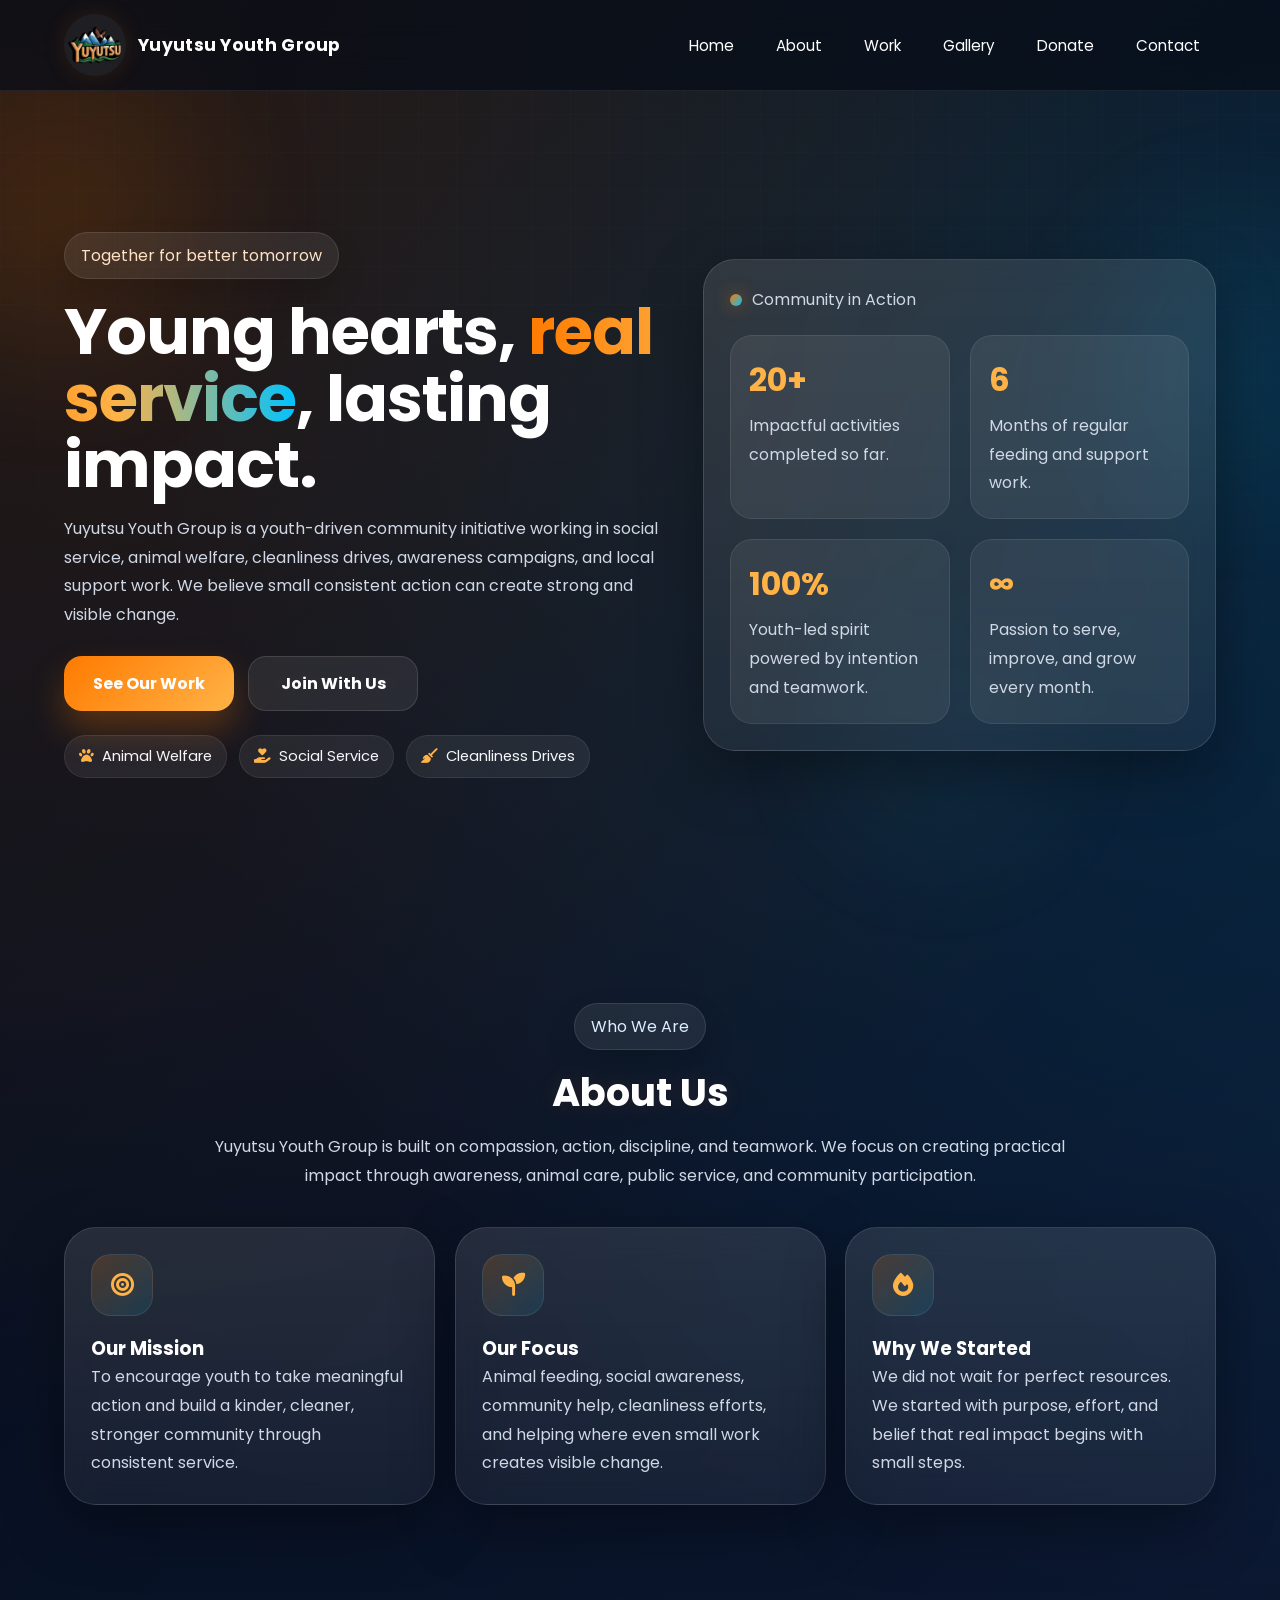
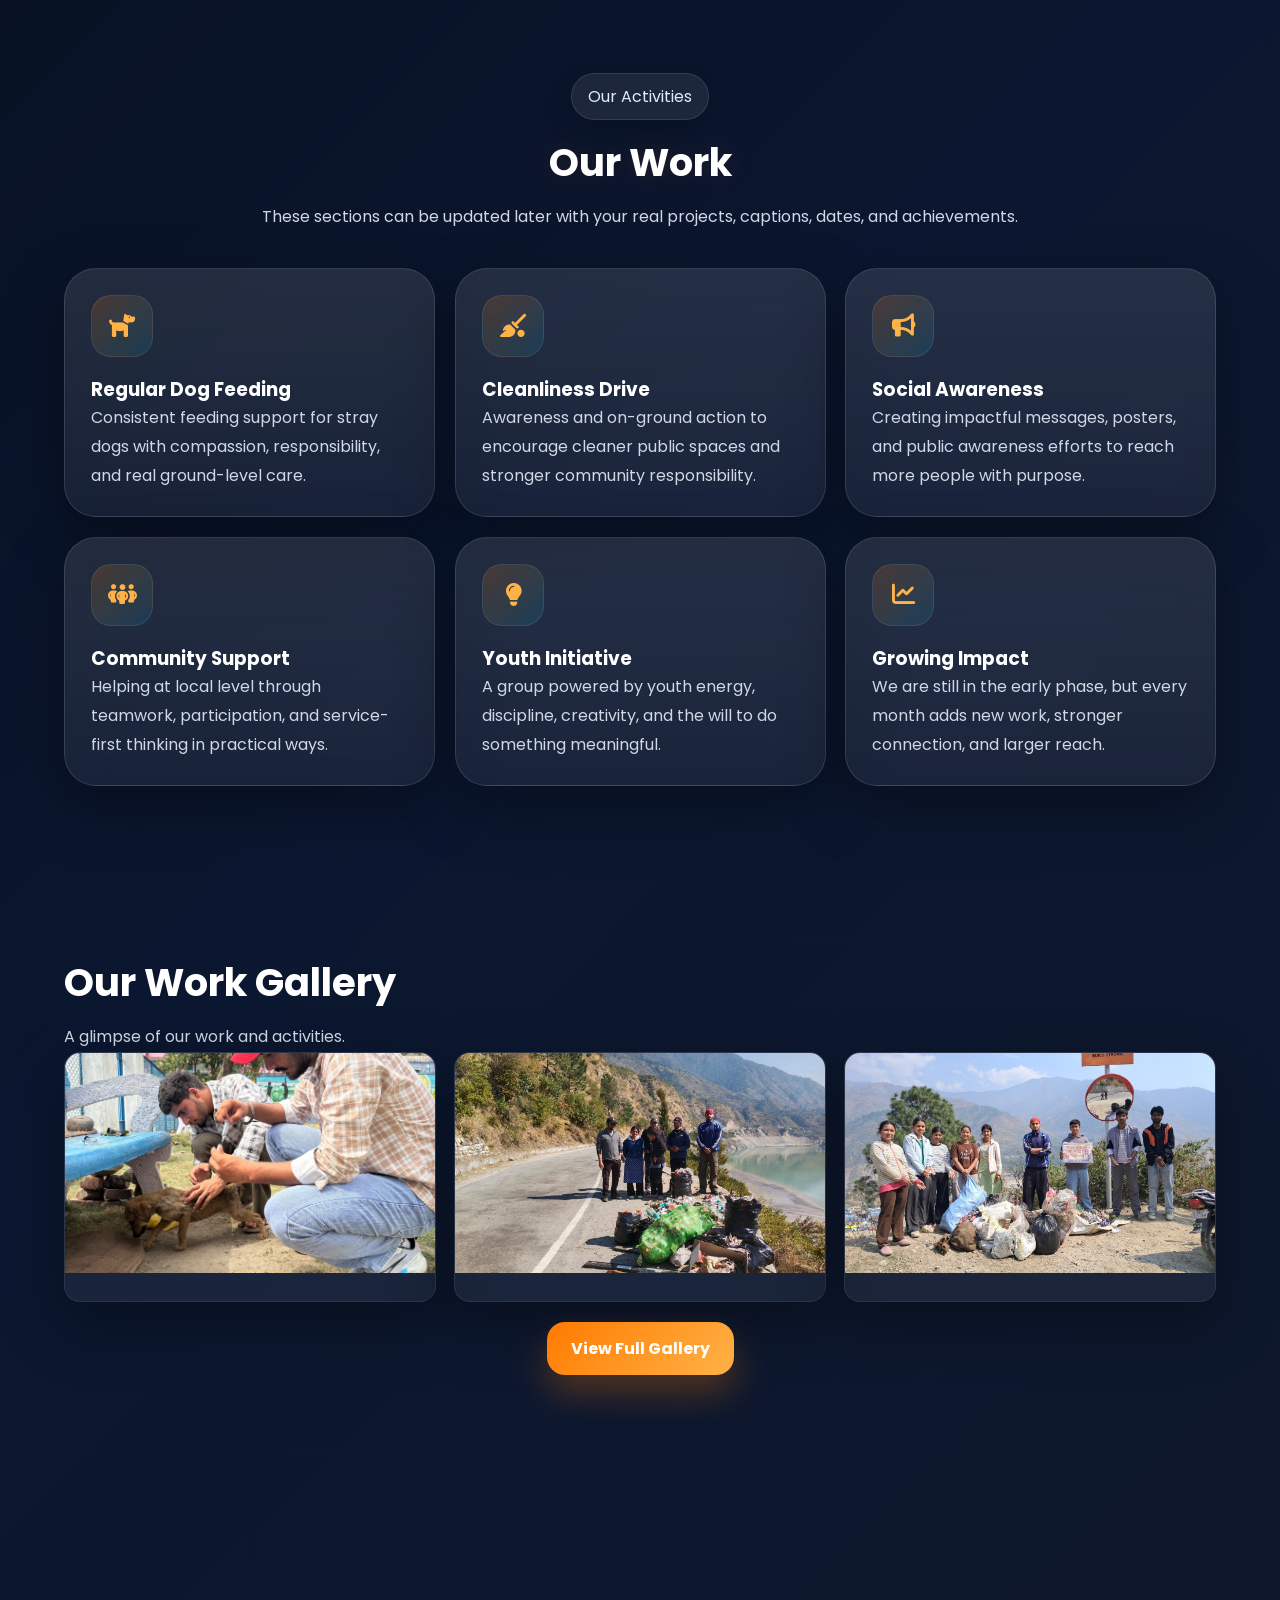
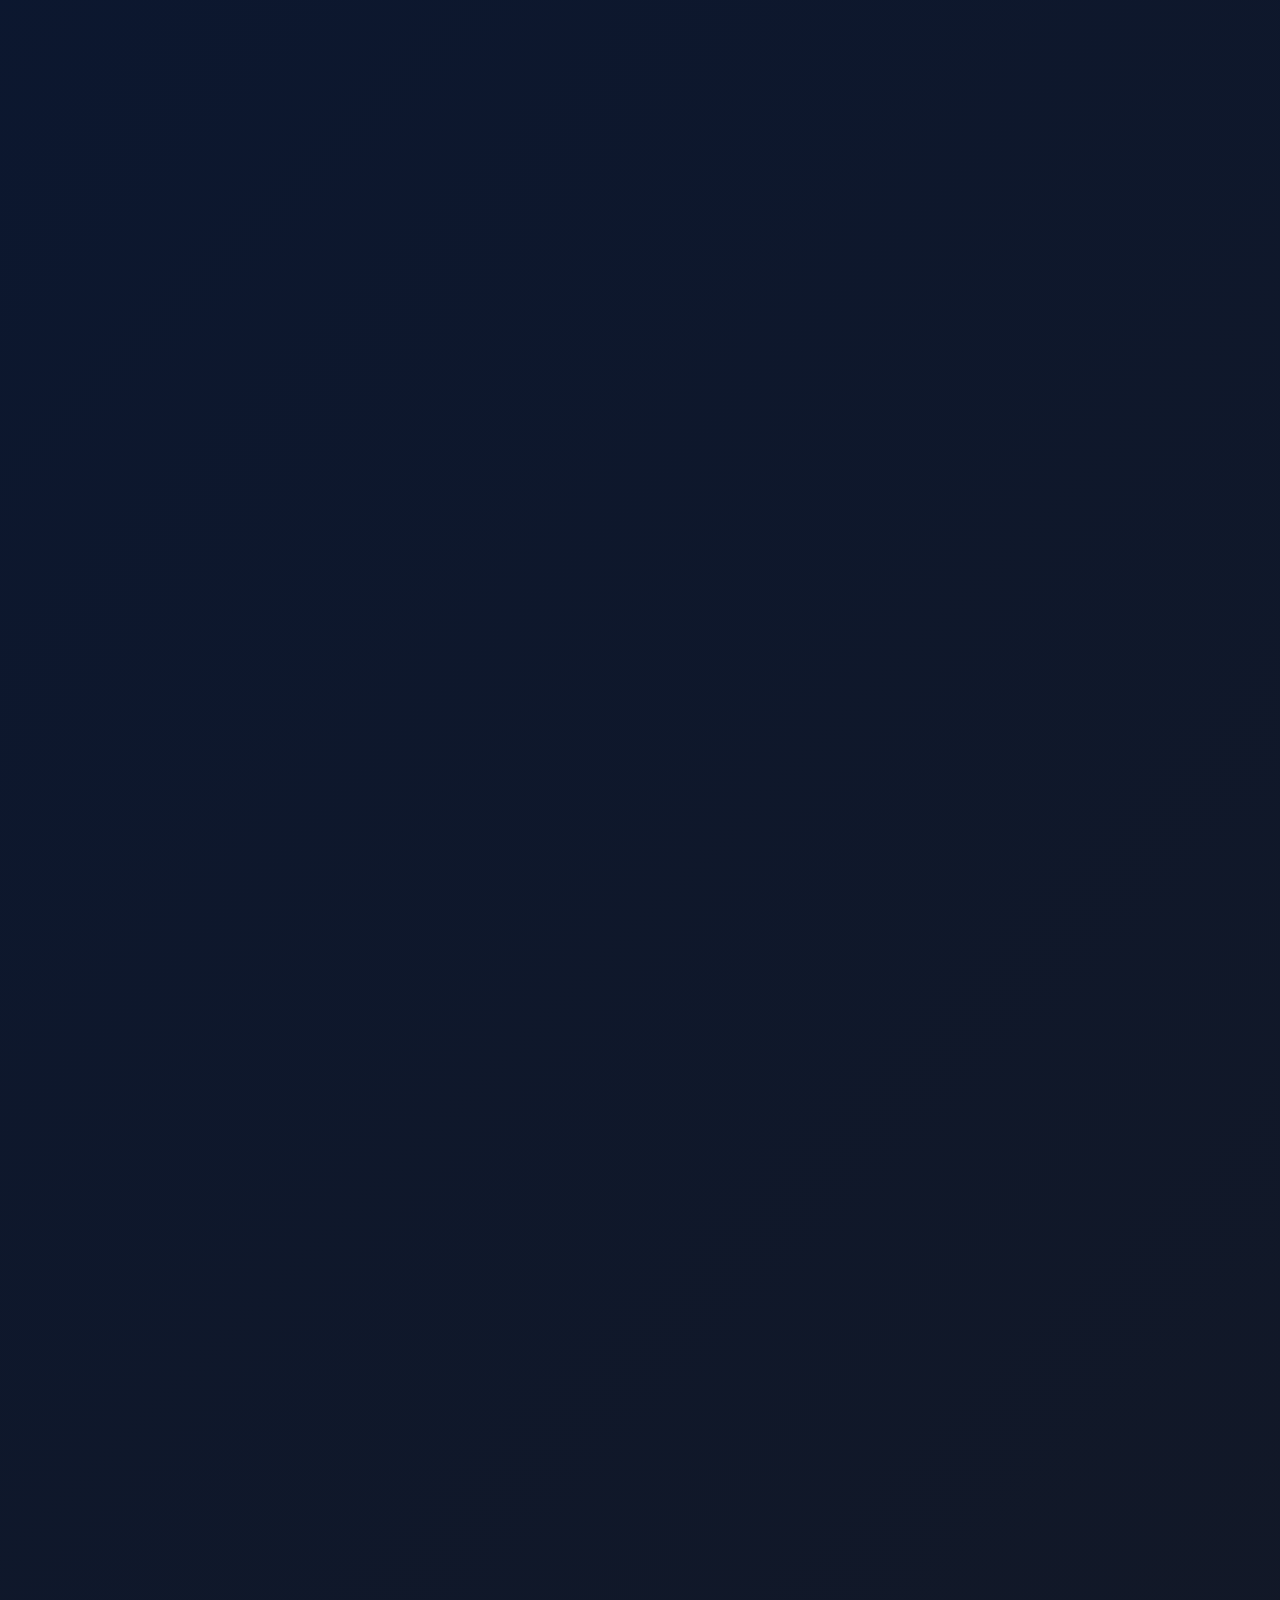
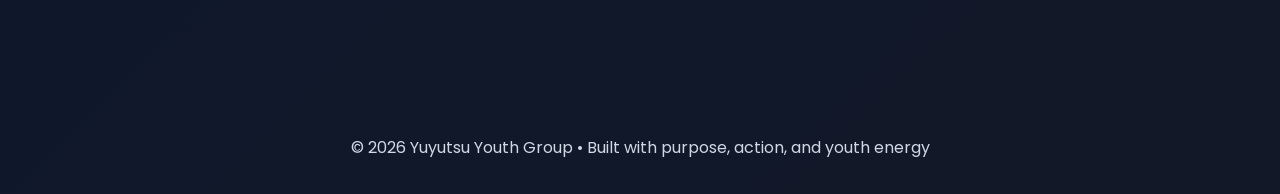
<file: index.html>
<!DOCTYPE html>
<html lang="en">
<head>
  <meta charset="UTF-8">
  <meta name="viewport" content="width=device-width, initial-scale=1.0">
  <title>Yuyutsu Youth Group</title>
  <link rel="preconnect" href="https://fonts.googleapis.com">
  <link rel="preconnect" href="https://fonts.gstatic.com" crossorigin>
  <link href="https://fonts.googleapis.com/css2?family=Poppins:wght@400;500;600;700;800&display=swap" rel="stylesheet">
  <link rel="stylesheet" href="style.css">
  <link rel="stylesheet" href="https://cdnjs.cloudflare.com/ajax/libs/font-awesome/6.5.0/css/all.min.css">
</head>
<body>
  <div class="scroll-progress"></div>

  <div class="loader">
    <div class="loader-ring"></div>
    <img src="images/logo.png" alt="Yuyutsu Logo" class="loader-logo">
  </div>

  <div class="bg-grid"></div>
  <div class="floating-orb orb1"></div>
  <div class="floating-orb orb2"></div>
  <div class="floating-orb orb3"></div>

  <header class="site-header">
    <nav class="navbar">
      <a href="#home" class="logo">
        <img src="images/logo.png" alt="Yuyutsu Youth Group logo">
        <span class="logo-text">Yuyutsu Youth Group</span>
      </a>

      <ul class="nav-links">
        <li><a href="#home">Home</a></li>
        <li><a href="#about">About</a></li>
        <li><a href="#work">Work</a></li>
        <li><a href="gallery.html">Gallery</a></li>
        <li><a href="#donate">Donate</a></li>
        <li><a href="#contact">Contact</a></li>
      </ul>

      <button class="menu-btn" aria-label="Open menu" aria-expanded="false" aria-controls="mobile-menu">
        <span></span>
        <span></span>
        <span></span>
      </button>
    </nav>

    <div class="mobile-menu" id="mobile-menu">
      <a href="#home">Home</a>
      <a href="#about">About</a>
      <a href="#work">Work</a>
      <a href="gallery.html">Gallery</a>
      <a href="#donate">Donate</a>
      <a href="#contact">Contact</a>
    </div>
  </header>

  <main>
    <section id="home" class="hero">
      <div class="hero-text reveal-first">
        <div class="tag">Together for better tomorrow</div>
        <h1>Young hearts, <span class="highlight">real service</span>, lasting impact.</h1>
        <p>
          Yuyutsu Youth Group is a youth-driven community initiative working in social service,
          animal welfare, cleanliness drives, awareness campaigns, and local support work.
          We believe small consistent action can create strong and visible change.
        </p>

        <div class="hero-buttons">
          <a href="#work" class="btn btn-primary magnetic">See Our Work</a>
          <a href="#contact" class="btn btn-secondary magnetic">Join With Us</a>
        </div>

        <div class="mini-points">
          <div class="mini-point"><i class="fa-solid fa-paw"></i><span>Animal Welfare</span></div>
          <div class="mini-point"><i class="fa-solid fa-hand-holding-heart"></i><span>Social Service</span></div>
          <div class="mini-point"><i class="fa-solid fa-broom"></i><span>Cleanliness Drives</span></div>
        </div>
      </div>

      <div class="hero-visual reveal-first delay-1">
        <div class="hero-card glass-card tilt-card">
          <div class="hero-card-top">
            <span class="pulse-dot"></span>
            <p>Community in Action</p>
          </div>

          <div class="stats">
            <div class="stat-box">
              <h3>20+</h3>
              <p>Impactful activities completed so far.</p>
            </div>
            <div class="stat-box">
              <h3>6</h3>
              <p>Months of regular feeding and support work.</p>
            </div>
            <div class="stat-box">
              <h3>100%</h3>
              <p>Youth-led spirit powered by intention and teamwork.</p>
            </div>
            <div class="stat-box">
              <h3>∞</h3>
              <p>Passion to serve, improve, and grow every month.</p>
            </div>
          </div>
        </div>
      </div>
    </section>

    <section id="about" class="section reveal">
      <div class="section-heading">
        <span class="section-badge">Who We Are</span>
        <h2 class="section-title glow-title">About Us</h2>
        <p class="section-subtitle">
          Yuyutsu Youth Group is built on compassion, action, discipline, and teamwork. We focus on creating practical impact through awareness, animal care, public service, and community participation.
        </p>
      </div>

      <div class="about-grid">
        <div class="card glass-card reveal tilt-card">
          <div class="icon-wrap"><i class="fa-solid fa-bullseye"></i></div>
          <h3>Our Mission</h3>
          <p>To encourage youth to take meaningful action and build a kinder, cleaner, stronger community through consistent service.</p>
        </div>
        <div class="card glass-card reveal tilt-card delay-1">
          <div class="icon-wrap"><i class="fa-solid fa-seedling"></i></div>
          <h3>Our Focus</h3>
          <p>Animal feeding, social awareness, community help, cleanliness efforts, and helping where even small work creates visible change.</p>
        </div>
        <div class="card glass-card reveal tilt-card delay-2">
          <div class="icon-wrap"><i class="fa-solid fa-fire"></i></div>
          <h3>Why We Started</h3>
          <p>We did not wait for perfect resources. We started with purpose, effort, and belief that real impact begins with small steps.</p>
        </div>
      </div>
    </section>

    <section id="work" class="section reveal">
      <div class="section-heading">
        <span class="section-badge">Our Activities</span>
        <h2 class="section-title glow-title">Our Work</h2>
        <p class="section-subtitle">These sections can be updated later with your real projects, captions, dates, and achievements.</p>
      </div>

      <div class="work-grid">
        <div class="card work-card glass-card reveal tilt-card">
          <div class="icon-wrap"><i class="fa-solid fa-dog"></i></div>
          <h3>Regular Dog Feeding</h3>
          <p>Consistent feeding support for stray dogs with compassion, responsibility, and real ground-level care.</p>
        </div>
        <div class="card work-card glass-card reveal tilt-card delay-1">
          <div class="icon-wrap"><i class="fa-solid fa-broom-ball"></i></div>
          <h3>Cleanliness Drive</h3>
          <p>Awareness and on-ground action to encourage cleaner public spaces and stronger community responsibility.</p>
        </div>
        <div class="card work-card glass-card reveal tilt-card delay-2">
          <div class="icon-wrap"><i class="fa-solid fa-bullhorn"></i></div>
          <h3>Social Awareness</h3>
          <p>Creating impactful messages, posters, and public awareness efforts to reach more people with purpose.</p>
        </div>
        <div class="card work-card glass-card reveal tilt-card">
          <div class="icon-wrap"><i class="fa-solid fa-people-group"></i></div>
          <h3>Community Support</h3>
          <p>Helping at local level through teamwork, participation, and service-first thinking in practical ways.</p>
        </div>
        <div class="card work-card glass-card reveal tilt-card delay-1">
          <div class="icon-wrap"><i class="fa-solid fa-lightbulb"></i></div>
          <h3>Youth Initiative</h3>
          <p>A group powered by youth energy, discipline, creativity, and the will to do something meaningful.</p>
        </div>
        <div class="card work-card glass-card reveal tilt-card delay-2">
          <div class="icon-wrap"><i class="fa-solid fa-chart-line"></i></div>
          <h3>Growing Impact</h3>
          <p>We are still in the early phase, but every month adds new work, stronger connection, and larger reach.</p>
        </div>
      </div>
    </section>

<!--onclick="openGalleryImage(this.src)"  is used to open image on clicking -->
     
<section id="gallery-preview" class="section reveal">
  <h2 class="section-title">Our Work Gallery</h2>
  <p class="section-subtitle">
    A glimpse of our work and activities.
  </p>

  <div class="gallery-grid">
    <div class="gallery-item">
      <img src="images/animalcare.jpeg">
    </div>
    <div class="gallery-item">
      <img src="images/drive.jpeg">
    </div>
    <div class="gallery-item">
      <img src="images/teameffort.jpeg">
    </div>
  </div>

  <div style="text-align:center; margin-top:20px;">
    <a href="gallery.html" class="btn btn-primary">View Full Gallery</a>
  </div>
</section>

    <section id="donate" class="section reveal">
      <div class="card donation-card glass-card tilt-card">
        <div>
          <span class="section-badge">Support Our Mission</span>
          <h3 class="donation-title">Help us continue meaningful work</h3>
          <p>
            Your support helps us continue dog feeding, awareness campaigns, banners, activity materials, and future social efforts.
          </p>
          <div class="upi-box glow-box">
            <p><strong>UPI ID:</strong> banshikarawat6@okaxis</p>
            <p><strong>Receiver:</strong> Banshika Rawat</p>
  <p><strong></strong>(On behalf of Yuyutsu Youth Group)</p>


           
          </div>
          <a id="donateBtn" class="btn btn-primary magnetic" href="upi://pay?pa=priyanshbhatt1428@oksbi&pn=Priyansh%20Bhatt&am=20&cu=INR">Donate via Google Pay / UPI</a>
        </div>
        <p class="donation-note">
  *All donations are used for social work like animal feeding, cleanliness drives, and awareness campaigns.<br>
  *For laptop users, please scan the QR code or use the UPI ID.
</p>

        <div class="qr-wrap">
          <div class="qr-frame glow-box">
            <img src="images/qr.jpeg" alt="Donation QR Code" class="qr-image">
          </div>
        </div>
      </div>
    </section>

    <section id="contact" class="section reveal">
      <div class="section-heading">
        <span class="section-badge">Stay Connected</span>
        <h2 class="section-title glow-title">Connect With Us</h2>
        <p class="section-subtitle">Join the movement, support our mission, and stay updated through our social platforms.</p>
      </div>

      <div class="contact-grid">
        <div class="card contact-card glass-card reveal tilt-card">
          <h3>Connect With Us On</h3>
          <div class="social-icons app-style-icons">
            <a href="https://whatsapp.com/channel/0029VbCXh9UC1FuFNYXOGD03" aria-label="WhatsApp" class="magnetic"><i class="fa-brands fa-whatsapp" target="_blank" rel="noopener noreferrer"></i></a>
            <a href="https://youtube.com/@yuyutsu_07?si=pvJUm0rmdJOFbey3" aria-label="YouTube" class="magnetic"><i class="fa-brands fa-youtube"target="_blank" rel="noopener noreferrer"></i></a>
            <a href="https://www.instagram.com/yuyutsu07?igsh=NWJndWhyOWI0emZ1" aria-label="Instagram" class="magnetic"><i class="fa-brands fa-instagram"target="_blank" rel="noopener noreferrer"></i></a>
            <a href="mailto:yuyutsu020226@gmail.com" aria-label="Email" class="magnetic"><i class="fa-solid fa-envelope"></i></a>
          </div>

          <div class="contact-numbers">
            <a href="tel:+917505464265" class="phone-item magnetic">
              <i class="fa-solid fa-phone-volume"></i>
              <span>+91 7505464265</span>
            </a>
            <a href="tel:+918533843099" class="phone-item magnetic">
              <i class="fa-solid fa-phone-volume"></i>
              <span>+91 8533843099</span>
            </a>
          </div>
        </div>

        <div class="card glass-card reveal tilt-card delay-1">
          <h3>Join Our Mission</h3>
          <p>Want to volunteer, support animal feeding, join awareness drives, or become part of future activities? Reach out and grow with Yuyutsu Youth Group.</p>
          <div class="join-points">
            <div><i class="fa-solid fa-check"></i><span>Volunteer in events</span></div>
            <div><i class="fa-solid fa-check"></i><span>Support campaigns</span></div>
            <div><i class="fa-solid fa-check"></i><span>Share our work</span></div>
          </div>
        </div>
      </div>
    </section>
  </main>

  <footer class="footer">
    <p>© 2026 Yuyutsu Youth Group • Built with purpose, action, and youth energy</p>
  </footer>

  <script src="script.js"></script>
</body>
</html>
</file>
<file: style.css>
:root {
  --bg-1: #050b16;
  --bg-2: #0b1730;
  --bg-3: #121827;
  --white: #ffffff;
  --text-soft: #d0d8e6;
  --border: rgba(255, 255, 255, 0.12);
  --border-strong: rgba(255, 255, 255, 0.18);
  --glass: rgba(255, 255, 255, 0.08);
  --glass-strong: rgba(255, 255, 255, 0.12);
  --orange: #ff7a00;
  --orange-soft: #ffb347;
  --blue: #00c2ff;
  --blue-soft: #76ddff;
  --shadow-dark: 0 22px 60px rgba(0, 0, 0, 0.35);
  --shadow-glow: 0 0 40px rgba(255, 122, 0, 0.14);
  --radius-xl: 32px;
  --radius-lg: 24px;
  --radius-md: 18px;
  --max-width: 1200px;
}

* {
  margin: 0;
  padding: 0;
  box-sizing: border-box;
}

html {
  scroll-behavior: smooth;
}

body {
  font-family: "Poppins", sans-serif;
  color: var(--white);
  background:
    radial-gradient(circle at top left, rgba(255, 122, 0, 0.15), transparent 28%),
    radial-gradient(circle at 100% 10%, rgba(0, 194, 255, 0.12), transparent 24%),
    linear-gradient(135deg, var(--bg-1), var(--bg-2) 45%, var(--bg-3));
  overflow-x: hidden;
  min-height: 100vh;
}

.bg-grid {
  position: fixed;
  inset: 0;
  background:
    linear-gradient(rgba(255,255,255,0.03) 1px, transparent 1px),
    linear-gradient(90deg, rgba(255,255,255,0.03) 1px, transparent 1px);
  background-size: 38px 38px;
  mask-image: linear-gradient(to bottom, rgba(0,0,0,0.5), transparent 90%);
  pointer-events: none;
  z-index: -5;
}

.scroll-progress {
  position: fixed;
  left: 0;
  top: 0;
  height: 4px;
  width: 0%;
  background: linear-gradient(90deg, var(--orange), var(--orange-soft), var(--blue));
  box-shadow: 0 0 18px rgba(255, 122, 0, 0.45);
  z-index: 5000;
}

.loader {
  position: fixed;
  inset: 0;
  display: flex;
  align-items: center;
  justify-content: center;
  background:
    radial-gradient(circle, rgba(255, 122, 0, 0.14), transparent 26%),
    linear-gradient(135deg, #040913, #091426 48%, #08111f);
  z-index: 6000;
  transition: opacity 0.8s ease, visibility 0.8s ease;
}

.loader.hidden {
  opacity: 0;
  visibility: hidden;
  pointer-events: none;
}

.loader-ring {
  position: absolute;
  width: min(360px, 72vw);
  height: min(360px, 72vw);
  border-radius: 50%;
  border: 1px solid rgba(255,255,255,0.08);
  box-shadow: 0 0 50px rgba(255, 122, 0, 0.08), inset 0 0 40px rgba(0, 194, 255, 0.08);
  animation: spin 8s linear infinite;
}

.loader-logo {
  width: min(220px, 48vw);
  filter: drop-shadow(0 0 30px rgba(255, 140, 0, 0.35));
  animation: loaderPulse 1.9s ease-in-out infinite alternate;
}

.floating-orb {
  position: fixed;
  border-radius: 50%;
  filter: blur(75px);
  opacity: 0.3;
  z-index: -4;
  animation: drift 14s ease-in-out infinite alternate;
}

.orb1 {
  width: 280px;
  height: 280px;
  top: 8%;
  left: -80px;
  background: rgba(255, 122, 0, 0.42);
}

.orb2 {
  width: 250px;
  height: 250px;
  right: -80px;
  top: 25%;
  background: rgba(0, 194, 255, 0.3);
  animation-delay: 2s;
}

.orb3 {
  width: 220px;
  height: 220px;
  right: 18%;
  bottom: 5%;
  background: rgba(118, 221, 255, 0.18);
  animation-delay: 4s;
}

.site-header {
  position: sticky;
  top: 0;
  z-index: 1200;
  background: rgba(6, 12, 24, 0.62);
  backdrop-filter: blur(18px);
  border-bottom: 1px solid rgba(255,255,255,0.08);
}

.navbar {
  max-width: var(--max-width);
  margin: 0 auto;
  padding: 14px 24px;
  display: flex;
  align-items: center;
  justify-content: space-between;
  gap: 18px;
}

.logo {
  display: flex;
  align-items: center;
  gap: 12px;
  text-decoration: none;
  color: var(--white);
}

.logo img {
  width: 62px;
  height: 62px;
  object-fit: contain;
  border-radius: 50%;
  padding: 4px;
  background: rgba(255,255,255,0.06);
  box-shadow: 0 0 25px rgba(255, 122, 0, 0.12);
  transition: transform 0.35s ease, box-shadow 0.35s ease;
}

.logo:hover img {
  transform: scale(1.08) rotate(3deg);
  box-shadow: 0 0 28px rgba(255, 122, 0, 0.2);
}

.logo-text {
  font-size: 1.08rem;
  font-weight: 700;
  letter-spacing: 0.3px;
}

.nav-links {
  list-style: none;
  display: flex;
  align-items: center;
  gap: 10px;
}

.nav-links a {
  color: var(--white);
  text-decoration: none;
  font-size: 0.95rem;
  padding: 10px 16px;
  border-radius: 999px;
  transition: 0.3s ease;
}

.nav-links a:hover {
  background: rgba(255,255,255,0.08);
  transform: translateY(-2px);
  color: #fff;
}

.menu-btn {
  display: none;
  width: 48px;
  height: 48px;
  border-radius: 16px;
  border: 1px solid rgba(255,255,255,0.12);
  background: rgba(255,255,255,0.07);
  cursor: pointer;
  align-items: center;
  justify-content: center;
  flex-direction: column;
  gap: 5px;
  transition: 0.3s ease;
}

.menu-btn:hover {
  background: rgba(255,255,255,0.12);
}

.menu-btn span {
  width: 22px;
  height: 2.5px;
  border-radius: 999px;
  background: white;
  transition: 0.3s ease;
}

.menu-btn.active span:nth-child(1) {
  transform: translateY(7px) rotate(45deg);
}

.menu-btn.active span:nth-child(2) {
  opacity: 0;
}

.menu-btn.active span:nth-child(3) {
  transform: translateY(-8px) rotate(-45deg);
}

.mobile-menu {
  display: none;
  max-width: var(--max-width);
  margin: 0 auto;
  padding: 0 18px 18px;
}

.mobile-menu.active {
  display: block;
  animation: popDown 0.35s ease;
}

.mobile-menu a {
  display: block;
  text-decoration: none;
  color: white;
  margin-top: 10px;
  padding: 14px 16px;
  border-radius: 16px;
  background: rgba(255,255,255,0.08);
  border: 1px solid rgba(255,255,255,0.08);
  transition: 0.3s ease;
}

.mobile-menu a:hover {
  transform: translateX(4px);
  background: rgba(255,255,255,0.12);
}

.hero,
.section {
  max-width: var(--max-width);
  margin: 0 auto;
  padding: 84px 24px;
}

.hero {
  min-height: 92vh;
  display: grid;
  grid-template-columns: 1.08fr 0.92fr;
  gap: 36px;
  align-items: center;
}

.tag,
.section-badge {
  display: inline-flex;
  align-items: center;
  gap: 8px;
  padding: 10px 16px;
  border-radius: 999px;
  background: rgba(255,255,255,0.08);
  border: 1px solid rgba(255,255,255,0.1);
  box-shadow: 0 14px 30px rgba(0,0,0,0.16);
}

.tag {
  color: #ffe2c6;
  margin-bottom: 20px;
}

.section-badge {
  color: #dcedff;
  margin-bottom: 14px;
}

.hero h1 {
  font-size: clamp(2.7rem, 5vw, 5rem);
  line-height: 1.04;
  letter-spacing: -1px;
  margin-bottom: 16px;
}

.highlight {
  background: linear-gradient(90deg, var(--orange), var(--orange-soft), var(--blue));
  -webkit-background-clip: text;
  -webkit-text-fill-color: transparent;
}

.hero p,
.section-subtitle,
.card p,
.phone-item span,
.join-points span {
  color: var(--text-soft);
  line-height: 1.8;
}

.hero-buttons {
  display: flex;
  gap: 14px;
  flex-wrap: wrap;
  margin-top: 26px;
}

.btn {
  position: relative;
  overflow: hidden;
  text-decoration: none;
  color: #fff;
  padding: 14px 24px;
  border-radius: 18px;
  min-width: 170px;
  display: inline-flex;
  align-items: center;
  justify-content: center;
  font-weight: 700;
  transition: transform 0.35s ease, box-shadow 0.35s ease, background 0.35s ease;
}


.btn-primary {
  background: linear-gradient(135deg, var(--orange), var(--orange-soft));
  box-shadow: 0 18px 35px rgba(255, 122, 0, 0.28);
}

.btn-primary:hover {
  transform: translateY(-4px);
  box-shadow: 0 22px 45px rgba(255, 122, 0, 0.34);
}

.btn-secondary {
  background: rgba(255,255,255,0.08);
  border: 1px solid rgba(255,255,255,0.12);
  backdrop-filter: blur(10px);
}

.btn-secondary:hover {
  transform: translateY(-4px);
  background: rgba(255,255,255,0.12);
}

.mini-points {
  display: flex;
  flex-wrap: wrap;
  gap: 12px;
  margin-top: 24px;
}

.mini-point {
  display: inline-flex;
  align-items: center;
  gap: 8px;
  padding: 10px 14px;
  border-radius: 999px;
  background: rgba(255,255,255,0.07);
  border: 1px solid rgba(255,255,255,0.08);
  color: #f6f7fb;
  font-size: 0.92rem;
}

.mini-point i,
.icon-wrap i,
.join-points i {
  color: var(--orange-soft);
}

.hero-visual {
  perspective: 1000px;
}

.glass-card,
.card {
  position: relative;
  overflow: hidden;
  background: linear-gradient(180deg, rgba(255,255,255,0.11), rgba(255,255,255,0.06));
  border: 1px solid var(--border);
  backdrop-filter: blur(16px);
  box-shadow: var(--shadow-dark);
  border-radius: var(--radius-xl);
}

.glass-card::before,
.card::before {
  content: "";
  position: absolute;
  inset: 0;
  background: linear-gradient(135deg, rgba(255,255,255,0.12), transparent 32%, transparent 68%, rgba(255,255,255,0.05));
  opacity: 0;
  transition: opacity 0.4s ease;
  pointer-events: none;
}

.glass-card:hover::before,
.card:hover::before {
  opacity: 1;
}

.card,
.hero-card {
  padding: 26px;
  transition: transform 0.4s ease, box-shadow 0.4s ease, border-color 0.4s ease;
}

.card:hover,
.hero-card:hover {
  border-color: var(--border-strong);
  box-shadow: var(--shadow-dark), var(--shadow-glow);
}

.hero-card-top {
  display: flex;
  align-items: center;
  gap: 10px;
  margin-bottom: 20px;
  color: #dbeeff;
}

.pulse-dot {
  width: 12px;
  height: 12px;
  border-radius: 50%;
  background: linear-gradient(135deg, var(--orange), var(--blue));
  box-shadow: 0 0 18px rgba(255, 122, 0, 0.48);
  animation: pulse 1.8s ease-in-out infinite;
}

.stats,
.about-grid,
.work-grid,
.gallery-grid,
.contact-grid {
  display: grid;
  gap: 20px;
}

.stats {
  grid-template-columns: repeat(2, 1fr);
}

.about-grid,
.work-grid {
  grid-template-columns: repeat(3, 1fr);
}

.contact-grid {
  grid-template-columns: repeat(2, 1fr);
}

.stat-box {
  padding: 20px 18px;
  border-radius: 22px;
  background: rgba(255,255,255,0.07);
  border: 1px solid rgba(255,255,255,0.08);
  transition: transform 0.35s ease, background 0.35s ease;
}

.stat-box:hover {
  transform: translateY(-6px) scale(1.02);
  background: rgba(255,255,255,0.1);
}

.stat-box h3 {
  font-size: 2rem;
  color: var(--orange-soft);
  margin-bottom: 8px;
}

.section-heading {
  text-align: center;
  max-width: 850px;
  margin: 0 auto 36px;
}

.section-title {
  font-size: clamp(2rem, 3vw, 3.2rem);
  margin-bottom: 12px;
}

.glow-title {
  text-shadow: 0 0 22px rgba(255, 122, 0, 0.12);
}

.icon-wrap {
  width: 62px;
  height: 62px;
  border-radius: 20px;
  display: flex;
  align-items: center;
  justify-content: center;
  background: linear-gradient(135deg, rgba(255, 122, 0, 0.18), rgba(0, 194, 255, 0.12));
  border: 1px solid rgba(255,255,255,0.08);
  margin-bottom: 18px;
  font-size: 1.45rem;
}

.work-card:hover {
  transform: translateY(-10px) rotate(-1deg);
}

.gallery-grid {
  grid-template-columns: repeat(4, 1fr);
}

.gallery-item {
  position: relative;
  overflow: hidden;
  min-height: 250px;
  border-radius: 24px;
  background: rgba(255,255,255,0.06);
  border: 1px solid rgba(255,255,255,0.08);
  box-shadow: var(--shadow-dark);
  transition: transform 0.4s ease, box-shadow 0.4s ease;
}

.gallery-item img {
  width: 100%;
  height: 250px;
  object-fit: cover;
  display: block;
  transition: transform 0.55s ease, filter 0.4s ease;
}

.gallery-overlay {
  position: absolute;
  left: 14px;
  right: 14px;
  bottom: 14px;
  padding: 12px 14px;
  border-radius: 16px;
  background: rgba(8, 12, 24, 0.62);
  backdrop-filter: blur(10px);
  border: 1px solid rgba(255,255,255,0.08);
  transform: translateY(14px);
  opacity: 0;
  transition: 0.35s ease;
}

.gallery-overlay span {
  font-weight: 600;
}

.gallery-item:hover {
  transform: translateY(-8px);
  box-shadow: var(--shadow-dark), var(--shadow-glow);
}

.gallery-item:hover img {
  transform: scale(1.1);
  filter: brightness(1.08);
}

.gallery-item:hover .gallery-overlay {
  transform: translateY(0);
  opacity: 1;
}

.donation-card {
  display: grid;
  grid-template-columns: 1.05fr 0.95fr;
  gap: 28px;
  align-items: center;
}

.donation-title {
  font-size: 2rem;
  margin: 14px 0 12px;
}

.upi-box,
.glow-box {
  background: rgba(255,255,255,0.07);
  border: 1px solid rgba(255,255,255,0.09);
  box-shadow: 0 16px 36px rgba(0,0,0,0.22), 0 0 28px rgba(0, 194, 255, 0.06);
}

.upi-box {
  padding: 18px;
  border-radius: 20px;
  margin: 18px 0 22px;
}

.qr-wrap {
  display: flex;
  align-items: center;
  justify-content: center;
}

.qr-frame {
  padding: 18px;
  border-radius: 28px;
}

.qr-image {
  width: 100%;
  max-width: 260px;
  display: block;
  border-radius: 18px;
  transition: transform 0.35s ease;
}

.qr-frame:hover .qr-image {
  transform: scale(1.04);
}

.social-icons {
  display: flex;
  flex-wrap: wrap;
  gap: 14px;
  margin: 22px 0;
}

.app-style-icons a {
  width: 60px;
  height: 60px;
  display: flex;
  align-items: center;
  justify-content: center;
  border-radius: 20px;
  color: #fff;
  text-decoration: none;
  font-size: 1.4rem;
  background: rgba(255,255,255,0.08);
  border: 1px solid rgba(255,255,255,0.12);
  box-shadow: 0 12px 28px rgba(0,0,0,0.18);
  transition: 0.35s ease;
}

.app-style-icons a:hover {
  transform: translateY(-8px) scale(1.08);
  background: linear-gradient(135deg, rgba(255,122,0,0.2), rgba(0,194,255,0.2));
}

.contact-numbers {
  display: flex;
  flex-direction: column;
  gap: 12px;
}

.phone-item {
  display: flex;
  align-items: center;
  gap: 12px;
  padding: 14px 16px;
  border-radius: 18px;
  background: rgba(255,255,255,0.08);
  border: 1px solid rgba(255,255,255,0.1);
  text-decoration: none;
  color: #fff;
  transition: 0.35s ease;
}

.phone-item:hover {
  transform: translateX(6px);
  background: rgba(255,255,255,0.12);
}

.join-points {
  display: flex;
  flex-direction: column;
  gap: 12px;
  margin-top: 20px;
}

.join-points div {
  display: flex;
  align-items: center;
  gap: 10px;
  padding: 12px 14px;
  border-radius: 16px;
  background: rgba(255,255,255,0.06);
  border: 1px solid rgba(255,255,255,0.08);
}

.footer {
  padding: 28px 16px 34px;
  text-align: center;
  color: var(--text-soft);
}

.reveal,
.reveal-first {
  opacity: 0;
  transform: translateY(44px) scale(0.97);
  transition: opacity 0.9s ease, transform 0.9s ease;
}

.reveal.active,
.reveal-first.active {
  opacity: 1;
  transform: translateY(0) scale(1);
}

.delay-1 {
  transition-delay: 0.15s;
}

.delay-2 {
  transition-delay: 0.28s;
}

.tilt-card {
  transform-style: preserve-3d;
  will-change: transform;
}

@keyframes loaderPulse {
  from {
    transform: scale(0.94);
    opacity: 0.86;
  }
  to {
    transform: scale(1.05);
    opacity: 1;
  }
}

@keyframes spin {
  from { transform: rotate(0deg); }
  to { transform: rotate(360deg); }
}

@keyframes drift {
  from { transform: translateY(0) translateX(0) scale(1); }
  to { transform: translateY(-22px) translateX(16px) scale(1.08); }
}

@keyframes pulse {
  0%, 100% { transform: scale(1); box-shadow: 0 0 0 0 rgba(255, 122, 0, 0.4); }
  50% { transform: scale(1.18); box-shadow: 0 0 0 8px rgba(255, 122, 0, 0); }
}

@keyframes popDown {
  from {
    opacity: 0;
    transform: translateY(-10px) scale(0.98);
  }
  to {
    opacity: 1;
    transform: translateY(0) scale(1);
  }
}

@media (max-width: 1024px) {
  .hero,
  .about-grid,
  .work-grid,
  .contact-grid,
  .donation-card {
    grid-template-columns: 1fr;
  }

  .gallery-grid {
    grid-template-columns: repeat(2, 1fr);
  }

  .nav-links {
    display: none;
  }

  .menu-btn {
    display: flex;
    margin-left: auto;
  }

  .hero {
    min-height: auto;
    padding-top: 64px;
  }
}

@media (max-width: 768px) {
  .reveal,
  .reveal-first {
    transform: translateY(28px) scale(0.985);
    transition: opacity 0.65s ease, transform 0.65s ease;
  }

  .card:hover,
  .hero-card:hover,
  .gallery-item:hover,
  .work-card:hover,
  .phone-item:hover,
  .app-style-icons a:hover {
    transform: none;
  }

  .tilt-card {
    transform: none !important;
  }
}

@media (max-width: 640px) {
  .navbar {
    padding: 12px 16px;
  }

  .logo img {
    width: 50px;
    height: 50px;
  }

  .logo-text {
    font-size: 0.92rem;
  }

  .hero,
  .section {
    padding: 60px 16px;
  }

  .hero h1 {
    font-size: 2.3rem;
  }

  .hero-buttons {
    flex-direction: column;
  }

  .btn {
    width: 100%;
  }

  .stats,
  .gallery-grid {
    grid-template-columns: 1fr;
  }

  .gallery-item img {
    height: 220px;
  }

  .section-heading {
    text-align: left;
  }
}
.donation-note {
  margin-top: 12px;
  font-size: 0.95rem;
  color: #cfd6e4;
  line-height: 1.6;
  opacity: 0.9;
}

.reports-grid {
  display: grid;
  grid-template-columns: 1fr;
  gap: 0;
  margin-top: 30px;
}

.report-card {
  padding: 0;
  overflow: hidden;
  cursor: pointer;
  margin-bottom: 20px;
  border: 1px solid rgba(255,255,255,0.14);
  box-shadow: 0 12px 30px rgba(0,0,0,0.18);
}

.report-card:last-child {
  margin-bottom: 0;
}

.report-image-wrap {
  width: 100%;
  overflow: hidden;
}

.report-image {
  width: 100%;
  height: 300px;
  object-fit: cover;
  display: block;
  transition: transform 0.5s ease;
}

.report-card:hover .report-image {
  transform: scale(1.06);
}

.report-content {
  padding: 20px;
}

.report-content h3 {
  margin-bottom: 10px;
  font-size: 1.2rem;
}

.report-content p {
  color: var(--muted);
  line-height: 1.7;
}

.reports-note {
  margin-top: 28px;
  text-align: center;
  color: var(--muted);
  font-size: 1rem;
  line-height: 1.7;
}

@media (max-width: 1024px) {
  .reports-grid {
    grid-template-columns: repeat(2, 1fr);
  }
}

@media (max-width: 640px) {
  .reports-grid {
    grid-template-columns: 1fr;
  }

  .report-image {
    height: 240px;
  }
}
.gallery-heading {
  margin: 40px 0 15px;
  font-size: 1.3rem;
  color: white;
}

.gallery-grid {
  display: grid;
  grid-template-columns: repeat(3, 1fr);
  gap: 18px;
}

.gallery-item {
  border-radius: 16px;
  overflow: hidden;
}

.gallery-item img {
  width: 100%;
  height: 220px;
  object-fit: cover;
  transition: 0.4s;
}

.gallery-item:hover img {
  transform: scale(1.08);
}

@media (max-width: 768px) {
  .gallery-grid {
    grid-template-columns: repeat(2, 1fr);
  }
}

@media (max-width: 480px) {
  .gallery-grid {
    grid-template-columns: 1fr;
  }
}



.report-card {
  padding: 0;
  overflow: hidden;
  cursor: pointer;
}

.report-image-wrap {
  width: 100%;
  overflow: hidden;
  background: rgba(255,255,255,0.04);
}

.report-image {
  width: 100%;
  height: 300px;
  object-fit: cover;
  display: block;
  transition: transform 0.4s ease;
}

.report-card:hover .report-image {
  transform: scale(1.03);
}

.report-content {
  padding: 20px;
}

.report-content h3 {
  margin-bottom: 10px;
  font-size: 1.2rem;
}

.report-content p {
  color: var(--muted);
  line-height: 1.7;
}

.reports-note {
  margin-top: 28px;
  text-align: center;
  color: var(--muted);
  font-size: 1rem;
  line-height: 1.7;
}

/* Modal */
.report-modal {
  display: none;
  position: fixed;
  z-index: 5000;
  inset: 0;
  background: rgba(250, 243, 243, 0.9);
  justify-content: center;
}

.report-modal.show {
  display: flex;
}

.report-modal-img {
  max-width: 95%;
  max-height: 90vh;
  width: auto;
  height: auto;
  object-fit: contain;
  border-radius: 12px;
  background: rgb(250, 249, 249);
}

.report-close {
  position: absolute;
  top: 18px;
  right: 24px;
  font-size: 42px;
  color: rgb(248, 243, 243);
  cursor: pointer;
  line-height: 1;
}

@media (max-width: 1024px) {
  .reports-grid {
    grid-template-columns: repeat(2, 1fr);
  }
}

@media (max-width: 640px) {
  .reports-grid {
    grid-template-columns: 1fr;
  }

  .report-image {
    height: 260px;
  }

  .report-close {
    top: 12px;
    right: 18px;
    font-size: 36px;
  }
}
#reports .reports-grid {
  display: flex !important;
  flex-direction: column !important;
  gap: 22px !important;
}

#reports .reports-grid .report-card {
  margin: 0 !important;
  width: 100% !important;
}/* Gallery Modal */
.gallery-modal {
  display: none;
  position: fixed;
  z-index: 5000;
  inset: 0;
  background: rgba(0, 0, 0, 0.9);
  justify-content: center;
  align-items: center;
  padding: 20px;
}

.gallery-modal.show {
  display: flex;
}

.gallery-modal-img {
  max-width: 95%;
  max-height: 90vh;
  object-fit: contain;
  border-radius: 12px;
}

.gallery-close {
  position: absolute;
  top: 20px;
  right: 25px;
  font-size: 40px;
  color: white;
  cursor: pointer;
}

.report-preview-card {
  max-width: 700px;
  margin: 0 auto;
  text-align: center;
}

.report-preview-card p {
  margin: 12px 0 20px;
}

.back-home-wrap {
  margin-top: 30px;
  text-align: center;
}


.gallery-overlay-desc {
  display: -webkit-box;
  -webkit-line-clamp: 3;
  -webkit-box-orient: vertical;
  overflow: hidden;
  font-size: 0.85rem;
  margin-top: 4px;
  color: var(--text-soft);
}

.gallery-post-card { padding: 16px; }
.gallery-post-images {
  display: grid;
  grid-template-columns: repeat(auto-fit, minmax(90px, 1fr));
  gap: 8px;
  margin-bottom: 12px;
}
.gallery-post-images img {
  width: 100%;
  height: 110px;
  object-fit: cover;
  border-radius: 10px;
  cursor: pointer;
}
.gallery-post-text h4 { margin-bottom: 6px; }
</file>
